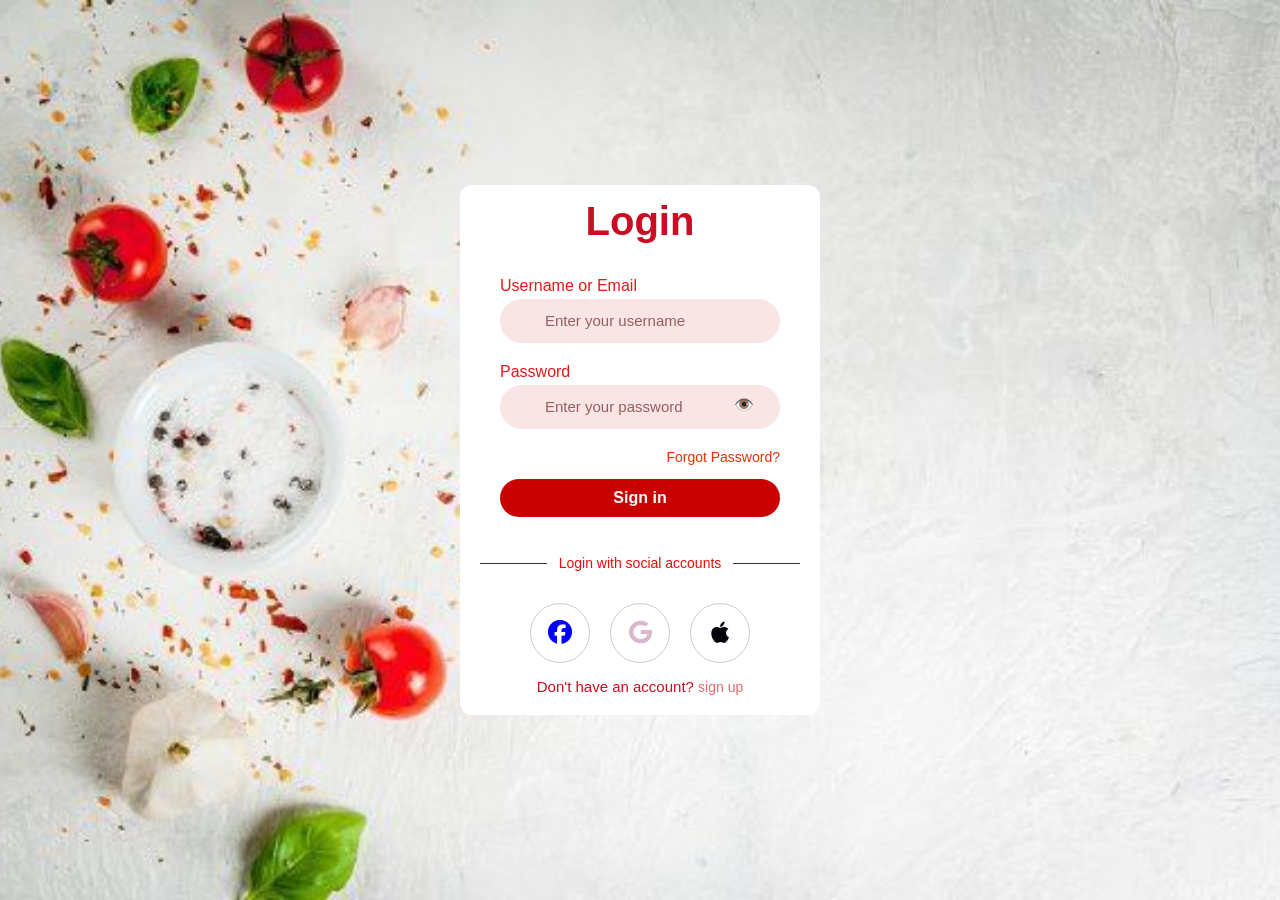
<file: index.html>
<!DOCTYPE html>
<html lang="en">

<head>
  <meta charset="UTF-8" />
  <meta name="viewport" content="width=device-width, initial-scale=1" />
  <title>Login Page</title>
  <link rel="stylesheet" href="user.css" />
  <link
    rel="stylesheet"
    href="https://cdnjs.cloudflare.com/ajax/libs/font-awesome/6.5.0/css/all.min.css"
  />
</head>

<body>
  <div class="form-container">
    <p class="title">Login</p>

    <form class="form" id="myForm">
      <div class="input-group">
        <label for="username">Username or Email</label>
        <input
          type="text"
          name="username"
          id="username"
          placeholder="Enter your username"
        />
      </div>

      <div class="input-group" style="position: relative;">
        <label for="password">Password</label>
        <input
          type="password"
          name="password"
          id="password"
          placeholder="Enter your password"
        />
        <span
          id="togglePassword"
          style="position: absolute; top: 32px; right: 26px; cursor: pointer; color: #ccc;"
          >👁️</span
        >
      </div>

      <div class="forgot">
        <a href="ggg.html">Forgot Password?</a>
      </div>

      <button class="sign" type="submit">Sign in</button>
    </form>

    <div class="social-message">
      <div class="line"></div>
      <p class="message">Login with social accounts</p>
      <div class="line"></div>
    </div>

    <div class="social-icons">
      <button class="icon" aria-label="Facebook login">
        <div class="floating-icon" style="color: blue;">
          <i class="fa-brands fa-facebook"></i>
        </div>
        <svg viewBox="0 0 488 512" xmlns="http://www.w3.org/2000/svg">
          <path d="M488 261.8C488 403.3 391.1 504 249.8 504..." />
        </svg>
      </button>

      <button class="icon" aria-label="Google login">
        <div class="floating-icon" style="color: rgb(216, 185, 204);">
          <i class="fa-brands fa-google"></i>
        </div>
        <svg viewBox="0 0 512 512" xmlns="http://www.w3.org/2000/svg">
          <path d="M459.4 151.7c.3 2.8.3 5.7..." />
        </svg>
      </button>

      <button class="icon" aria-label="Apple login">
        <div class="floating-icon" style="color: rgb(4, 4, 13);">
          <i class="fa-brands fa-apple"></i>
        </div>
        <svg viewBox="0 0 496 512" xmlns="http://www.w3.org/2000/svg">
          <path d="M165.9 397.4c0 2-2.3 3.6-5.2 3.6..." />
        </svg>
      </button>
    </div>

    <p class="signup">
      Don't have an account?
      <a href="sss.html">sign up</a>
    </p>
  </div>

  <script>
    const togglePassword = document.getElementById("togglePassword");
    const passwordInput = document.getElementById("password");

    togglePassword.addEventListener("click", function () {
      const type =
        passwordInput.getAttribute("type") === "password" ? "text" : "password";
      passwordInput.setAttribute("type", type);
      this.textContent = type === "password" ? "👁️" : "👁️‍🗨️";
    });

    function isPasswordStrong(password) {
      const regex = /^(?=.*[a-z])(?=.*[A-Z])(?=.*\d)(?=.*[\W_]).{8,}$/;
      return regex.test(password);
    }

    const form = document.getElementById("myForm");
    form.addEventListener("submit", function (event) {
      event.preventDefault();

      // لا يوجد مدخلات email و confirmPassword في النموذج، عدل أو أزل حسب الحاجة
      const username = document.getElementById("username").value.trim();
      const password = passwordInput.value.trim();

      if (!username || !password) {
        alert("Please fill in all the fields!");
        return;
      }

      if (!isPasswordStrong(password)) {
        alert(
          "Password must be at least 8 characters long and include:\n- Uppercase letter\n- Lowercase letter\n- Number\n- Special character"
        );
        return;
      }

      // إذا كنت تريد تحقق من confirmPassword يجب إضافته في الـ HTML

      // هنا تضع كود إرسال البيانات أو تسجيل الدخول
      alert("Form submitted successfully!");
    });
  </script>
</body>

</html>
</file>
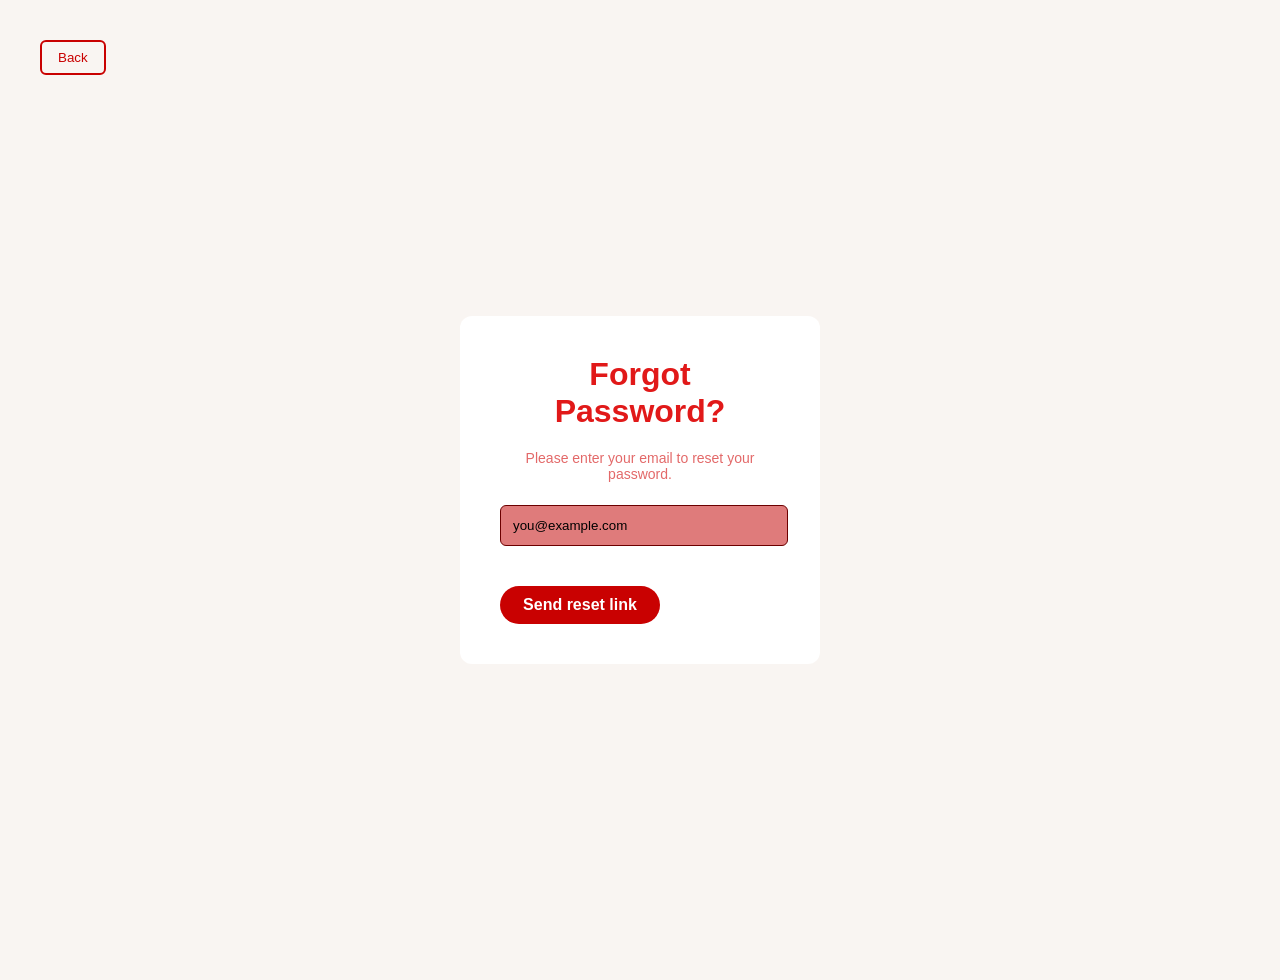
<file: ggg.html>
<!DOCTYPE html>
<html lang="en">

<head>
    <meta charset="UTF-8">
    <meta name="viewport" content="width=device-width, initial-scale=1.0">
    <link rel="stylesheet" href="ggg.css">
    <title>Document</title>
</head>

<body>
     <button id="backButton" class="back-button" onclick="window.location.href='index.html'">Back</button>

  <div class="form-container">
    <h1>Forgot Password?</h1>
    <p>Please enter your email to reset your password.</p>
    <input type="email" id="email" placeholder="you@example.com" required />
    <button class="resetBtn">Send reset link</button>
    <div class="confirmation" id="confirmation">
      ✅ A reset link has been sent to your email!
    </div>
  </div>

  <script>
    const resetBtn = document.getElementById("resetBtn");
    const confirmation = document.getElementById("confirmation");

    resetBtn.addEventListener("click", function (e) {
      e.preventDefault();
      if (document.getElementById("email").value.trim() !== "") {
        confirmation.style.display = "block";
      } else {
        confirmation.style.display = "none";
        alert("Please enter your email address.");
      }
    });

    const backBtn = document.getElementById("backButton");
    window.addEventListener("scroll", function () {
      if (window.scrollY > 50) {
        backBtn.classList.add("hide");
      } else {
        backBtn.classList.remove("hide");
      }
    });
  </script>
</body>

</html>
</file>
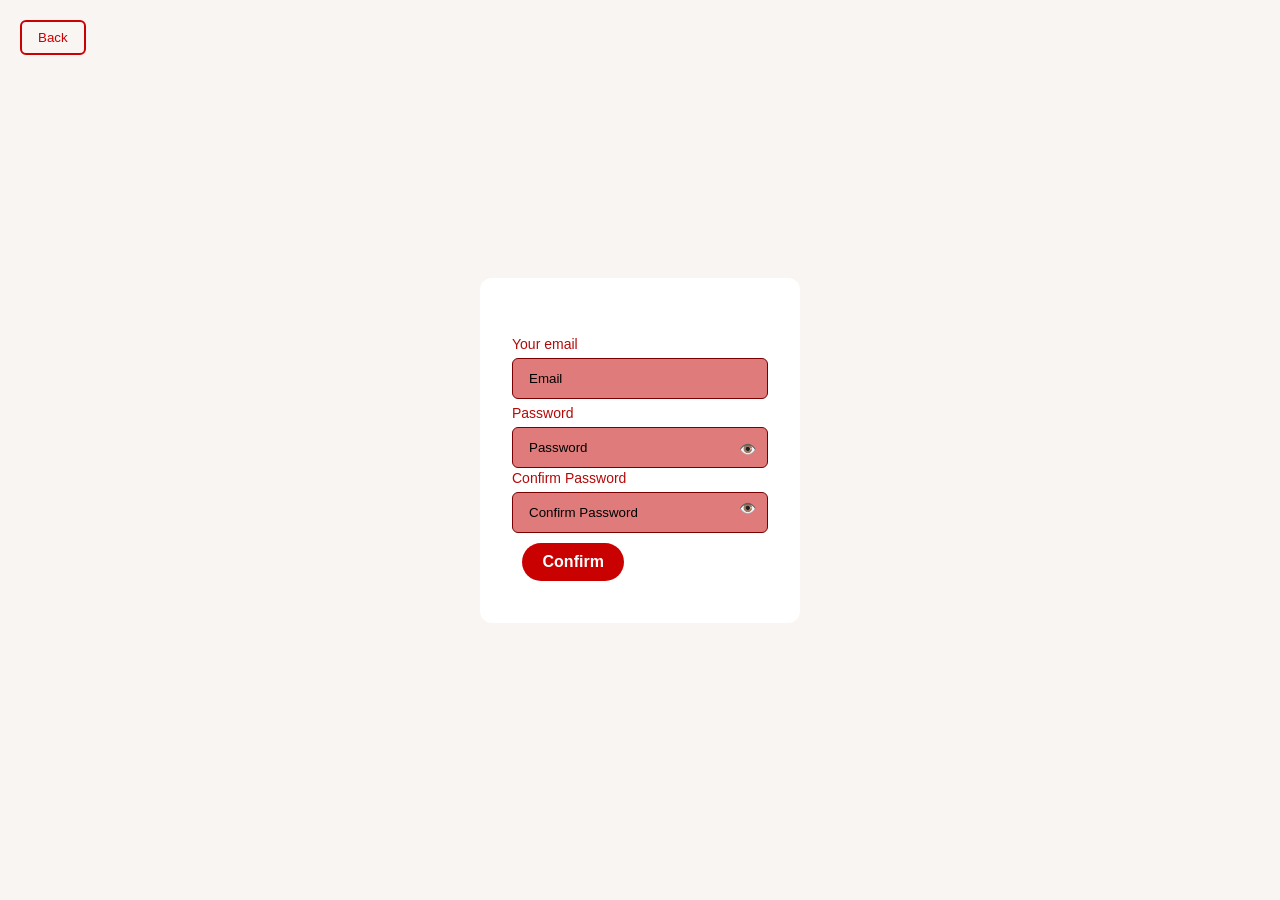
<file: nnn.html>
<!DOCTYPE html>
<html lang="en">

<head>
  <meta charset="UTF-8" />
  <meta name="viewport" content="width=device-width, initial-scale=1.0"/>
  <link rel="stylesheet" href="nnn.css" />
  <title>Document</title>
</head>

<body>
  <button id="backButton" class="back-button" onclick="window.location.href='sss.html'">Back</button>

  <div class="mmm">
    
    <form id="myForm" class="bbb">
    <div class="input-group">
        <label for="email">Your email</label>
        <input type="email" name="email" id="email" placeholder="Email" required>
    </div>

    <div class="input-group" style="position: relative;">
        <label for="Password">Password</label>
        <input type="password" name="Password" id="Password" placeholder="Password" required>
        <span id="togglePassword" style="position: absolute; top: 36px; right: 12px; cursor: pointer; color: #ccc;">👁️</span>

        <label for="ConfirmPassword">Confirm Password</label>
        <input type="password" name="ConfirmPassword" id="ConfirmPassword" placeholder="Confirm Password" required>
        <span id="toggleePassword" style="position: absolute; top: 95px; right: 12px; cursor: pointer; color: #ccc;">👁️</span>

      <button id="linkbutton" class="link-button" type="button">Confirm</button>
    </div>
</form>



  </div>

  <script>
  
  const togglePassword = document.getElementById('togglePassword');
  const passwordInput = document.getElementById('Password');
  togglePassword.addEventListener('click', function () {
    const type = passwordInput.getAttribute('type') === 'password' ? 'text' : 'password';
    passwordInput.setAttribute('type', type);
    this.textContent = type === 'password' ? '👁️' : '👁️‍🗨️';
  });

  const toggleePassword = document.getElementById('toggleePassword');
  const confirmPasswordInput = document.getElementById('ConfirmPassword');
  toggleePassword.addEventListener('click', function () {
    const type = confirmPasswordInput.getAttribute('type') === 'password' ? 'text' : 'password';
    confirmPasswordInput.setAttribute('type', type);
    this.textContent = type === 'password' ? '👁️' : '👁️‍🗨️';
  });

  
  
  function isPasswordStrong(password) {
    const regex = /^(?=.*[a-z])(?=.*[A-Z])(?=.*\d)(?=.*[\W_]).{8,}$/;
    return regex.test(password);
  }

  
  const form = document.getElementById('myForm');
  form.addEventListener('submit', function (event) {
    event.preventDefault();

    const email = document.getElementById('email').value.trim();
    const password = passwordInput.value.trim();
    const confirmPassword = confirmPasswordInput.value.trim();

    if (!email || !password || !confirmPassword) {
      alert("Please fill in all the fields!");
      return;
    }

    if (!isPasswordStrong(password)) {
      alert("Password must be at least 8 characters long and include:\n- Uppercase letter\n- Lowercase letter\n- Number\n- Special character");
      return;
    }

    if (password !== confirmPassword) {
      alert("Passwords do not match!");
      return;
    }

    
    window.location.href = "ttt.html"; 
  });
</script>

  

</body>

</html>
</file>
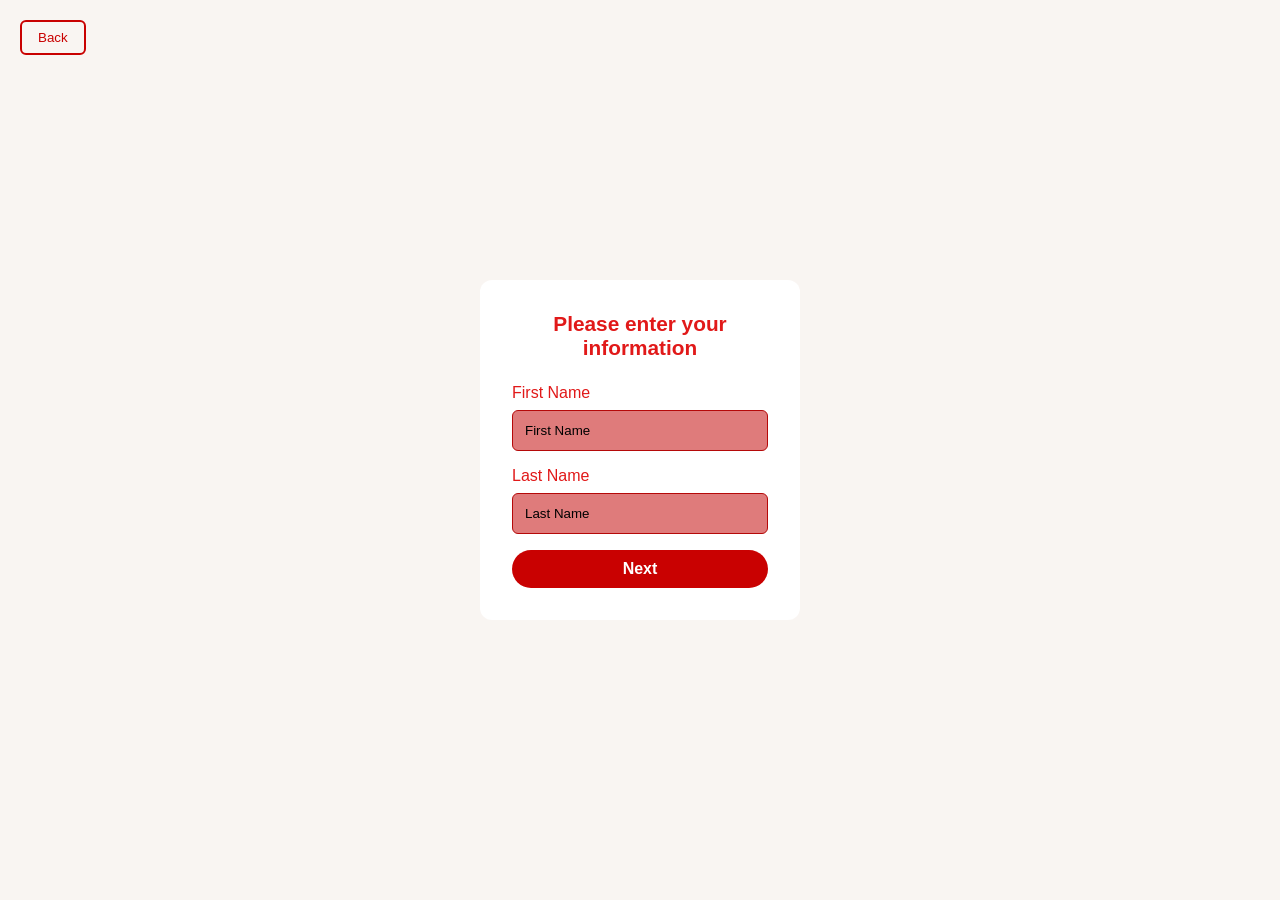
<file: sss.html>
<!DOCTYPE html>
<html lang="en">
<head>
  <meta charset="UTF-8" />
  <meta name="viewport" content="width=device-width, initial-scale=1.0"/>
  <link rel="stylesheet" href="sss.css" />
  <title>Enter Info</title>
</head>

<body>
  <button id="backButton" class="back-button" onclick="window.location.href='index.html'">Back</button>

  <div class="ccc">
    <form class="sss">
      <h2>Please enter your information</h2>

      <div class="input-group">
        <label for="first-name">First Name</label>
        <input type="text" name="first-name" id="first-name" placeholder="First Name">
      </div>

      <div class="input-group">
        <label for="last-name">Last Name</label>
        <input type="text" name="last-name" id="last-name" placeholder="Last Name">
      </div>

      <button id="linkbutton" class="link-button" type="button" onclick="window.location.href='nnn.html'">Next</button>
    </form>
  </div>

  <script>
    const backBtn = document.getElementById("backButton");
    window.addEventListener("scroll", function () {
      if (window.scrollY > 50) {
        backBtn.classList.add("hide");
      } else {
        backBtn.classList.remove("hide");
      }
    });
  </script>
</body>
</html>
</file>
<file: user.css>
* {
    padding: 0;
    margin: 0;
    box-sizing: border-box;
    font-family: sans-serif;
}

body {
    padding: 10px 20px;
    
    background-image: url(u.jpg);
    background-position: center;
    background-size: cover;
    display: flex;
    justify-content: center;
    align-items: center;
    min-height: 100vh;
}

.form-container {
    width: 360px;
    border-radius: 0.75rem;
    background-color: #fff;
    color: #cb0d23;
    margin: 20px;
    padding: 20px;
}

.title {
    color: #cb0d23;
    text-align: center;
    font-size: 40px;

    line-height: 2rem;
    font-weight: 700;
}

.form {
   width: 320px;
    padding: 20px;
}

.input-group {
    margin: 20px 0;
    position: relative;
}

.input-group label {

    display: block;
    color: #e11919;
    margin-bottom: 4px;
}

.input-group input {
    width: 100%;
    border-radius: 99px;
    border: none;
    outline: 3px solid transparent;
    transition: 0.3s;
    background: rgba(203, 8, 8, 0.1);
    padding: 12px 12px 12px 45px;
    font-size: 17px;
    font-weight: 100;
    color: rgb(19, 8, 8);
}

.input-group input::placeholder {
    color: rgba(125, 61, 61, 0.8);
    font-size: 15px;
    line-height: 20px;
    font-weight: 500;
}

.input-group input:focus {
    outline: 3px solid rgba(186, 119, 119, 0.3);
}

.forgot {
    display: flex;
    justify-content: flex-end;
    font-size: 16px;
    line-height: 1rem;
    color: rgb(104, 16, 16);
    margin: 8px 0 14px 0;
}

.forgot a,
.signup a {
    color: #ea2e08;
    text-decoration: none;
    font-size: 14px;
}

.forgot a:hover,
.signup a:hover {
    text-decoration: underline rgb(243, 3, 3);
}

.sign {
    cursor: pointer;
    transition: 0.3s;
    font-size: 16px;
    width: 100%;
    background-color: #c90101;
    padding: 10px 0;
    text-align: center;
    color: #fff;
    border: none;
    border-radius: 99px;
    font-weight: 600;
}

.sign:hover {
    background-color: #df7b7b;
}

.social-message {
    display: flex;
    align-items: center;
    padding-top: 1rem;
}

.line {
    height: 1px;
    flex: 1 1 0%;
    background-color: #333;
}

.social-message .message {
    padding: 0 0.75rem;
    font-size: 0.875rem;
    line-height: 1.25rem;
    color: rgb(247, 8, 8);
}

.social-icons {
    margin-top: 30px;
    display: flex;
    gap: 20px;
    justify-content: center;
    font-size: 15px;
}

.social-icons a {
    color: rgb(150, 53, 53);
    text-decoration: none;
    font-weight: 500;
}

.signup {
    margin-top: 15px;
    font-size: 15px;
    text-align: center;
}

.signup a {
    color: rgba(205, 28, 28, 0.648);
    text-decoration: none;
    font-weight: 500;
}

.signup a:hover {
    text-decoration: underline;
}

.social-icons .icon {
    position: relative;
    width: 60px;
    height: 60px;
    background-color: white;
    border: 1px solid #ccc;
    border-radius: 50%;
    display: flex;
    align-items: center;
    justify-content: center;
    cursor: pointer;
    transition: transform 0.2s;
    overflow: hidden;
}

.social-icons .icon:hover {
    transform: scale(1.1);
}

.social-icons .icon svg {
    position: absolute;
    width: 100%;
    height: 100%;
    z-index: 1;
    opacity: 0.1;
    fill: #fff;
}

.floating-icon {
    font-size: 24px;
    position: absolute;
    z-index: 2;
    animation: float 6s ease-in-out infinite;
    transform-style: preserve-3d;
}
@media (max-width: 600px) {
    body {
        padding: 5px;
    }

    .form-container {
        padding: 15px 20px;
        border-radius: 10px;
        max-width: 90%;
    }

    .form-container h1 {
        font-size: 30px;
    }

    .form-container p {
        font-size: 17px;
    }

    .form-container input, .form-container button {
        font-size: 0.9rem;
        padding: 0.6rem;
        width: 90%;
    }

    .back-button {
        padding: 0.4rem 0.8rem;
        font-size: 0.8rem;
        margin: 0;
    }
}
</file>
<file: ggg.css>
* {
    padding: 0px;
    margin: 20px;
    box-sizing: border-box;
    font-family: sans-serif;
}

body {
    font-family: 'Arial', sans-serif;
    background-color: #f9f5f2;
    color: #333;
    display: flex;
    justify-content: center;
    align-items: center;
    height: 100vh;

}

.form-container {
    width: 360px;
    border-radius: 0.75rem;
    background-color: #fff;
    color: #cb0d23;
    margin: 20px;
    padding: 20px;
}

.form-container h1 {
   margin-bottom: 15px;
    color: #e11919;
    text-align: center;
}

.form-container p {
    font-size: 0.875rem;
    margin-bottom: 15px;
    color: #e36969;
    text-align: center;
}

.form-container input {
    width: 90%;
    padding: 0.75rem;
    margin-top: 0.5rem;
    border-radius: 0.375rem;
    border: 1px solid rgb(108, 0, 0);
    background-color: #df7b7b;
    color: black;
    outline: none;
}
.form-container input::placeholder{
    color: black;
}
.form-container button {
       cursor: pointer;
    transition: 0.3s;
    font-size: 16px;
    width: 50%;
    background-color: #c90101;
    
    padding: 10px 0;
    text-align: center;
    color: #fff;
    border: none;
    border-radius: 99px;
    font-weight: 600;
}

.form-container button:hover {
    background-color: #df7b7b;
}


.confirmation {
    margin-top: 1rem;
    color: lightgreen;
    display: none;
    font-size: 0.9rem;
}

.back-button {
    position: absolute;
    top: 20px;
    left: 20px;
    background-color: transparent;
    color: #c90101;
    border: 2px solid #c90101;
    padding: 0.5rem 1rem;
    border-radius: 0.375rem;
    cursor: pointer;
    transition: 0.3s;
    z-index: 10;
}

.back-button:hover {
    background-color: #df7b7b;
    color: #fff;
}

.hide {
    opacity: 0;
    pointer-events: none;
    transition: opacity 0.3s;
}
@media (max-width: 600px) {
    body {
        padding: 5px;
    }

    .form-container {
        padding: 15px 20px;
        border-radius: 10px;
        max-width: 90%;
    }

    .form-container h1 {
        font-size: 30px;
    }

    .form-container p {
        font-size: 17px;
    }

    .form-container input, .form-container button {
        font-size: 0.9rem;
        padding: 0.6rem;
    }

    .back-button {
        padding: 0.4rem 0.8rem;
        font-size: 0.8rem;
        margin: 0;
    }
}
</file>
<file: nnn.css>
* {
    padding: 0;
    margin: 0;
    box-sizing: border-box;
    font-family: sans-serif;
}

body {
    height: 100vh;
    display: flex;
    justify-content: center;
    align-items: center;
    min-height: 100vh;
    background-color: #f9f5f2;
}
.back-button {
  position: absolute;
  top: 20px;
  left: 20px;
  background-color: transparent;
  color: #c90101;
  border: 2px solid #c90101;
  padding: 0.5rem 1rem;
  border-radius: 0.375rem;
  cursor: pointer;
  transition: 0.3s;
  z-index: 10;
}

.back-button:hover {
  background-color: #df7b7b;
  color: #fff;
}

.hide {
  opacity: 0;
  pointer-events: none;
  transition: opacity 0.3s;
}
.mmm {
    width: 320px;
    border-radius: 0.75rem;
   background-color: #fff; 
    color: rgb(181, 9, 9);
    padding: 2rem;
}

.bbb {
    margin-top: 1.5rem;

}

.input-group {
    margin-top: 0.25rem;
    font-size: 0.875rem;
    line-height: 1.25rem;
}

.input-group label {
    display: block;
    color: rgb(181, 9, 9);
    margin-bottom: 4px;
}

.input-group input {
    width: 100%;
    border-radius: 0.375rem;
    border: 1px solid rgb(121, 0, 0);
    outline: 0;
    background-color: #df7b7b;
    padding: 0.75rem 1rem;
    color: #121213;
}

.input-group input::placeholder{
    color: black;
}
.input-group input:focus {
    border-color: rgb(100, 68, 118);
}
.link-button {
    cursor: pointer;
    transition: 0.3s;
    font-size: 16px;
    margin: 10px;
    width: 40%;
    background-color: #c90101;
    padding: 10px 0;
    text-align: center;
    color: #fff;
    border: none;
    border-radius: 99px;
    font-weight: 600;
}

.link-button:hover {
    background-color: #df7b7b;
}
@media (max-width: 600px) {
    body {
        padding: 5px;
    }

    .mmm {
        padding: 15px 20px;
        border-radius: 10px;
        max-width: 90%;
    }

    .mmm h1 {
        font-size: 30px;
    }

    .mmm p {
        font-size: 12px;
    }

    .mmm input, .mmm button {
        font-size: 0.9rem;
        padding: 0.6rem;
    }

    .back-button {
        padding: 0.4rem 0.8rem;
        font-size: 0.8rem;
        margin: 0;
    }
}
</file>
<file: sss.css>
* {
  box-sizing: border-box;
  margin: 0;
  padding: 0;
  font-family: sans-serif;
}

body {
  background-color: #f9f5f2;
  height: 100vh;
  display: flex;
  justify-content: center;
  align-items: center;
  position: relative;
}

.ccc {
  background-color: white;
  color: rgba(243, 244, 246, 1);
  padding: 2rem;
  border-radius: 0.75rem;
  width: 320px;
  text-align: center;
}

.sss h2 {
    font-size: 0.875rem;

    color: #e11919;
    text-align: center;
  margin-bottom: 1.5rem;
  font-size: 1.3rem;
}

.input-group {
  margin-bottom: 1rem;
  text-align: left;
}

.input-group label {
    color: #e11919;
  display: block;
  margin-bottom: 0.5rem;
}

.input-group input {
  width: 100%;
  padding: 0.75rem;
  border-radius: 0.375rem;
  border: 1px solid rgb(181, 9, 9);
  background-color: #df7b7b;
  color: #0e0e17;
  outline: none;
}

.input-group input::placeholder{
  color: black;
}
.link-button {
    cursor: pointer;
    transition: 0.3s;
    font-size: 16px;
    width: 100%;
    background-color: #c90101;
    padding: 10px 0;
    text-align: center;
    color: #fff;
    border: none;
    border-radius: 99px;
    font-weight: 600;
}

.link-button:hover {
    background-color: #df7b7b;
}


.back-button {
  position: absolute;
  top: 20px;
  left: 20px;
  background-color: transparent;
  color: #c90101;
  border: 2px solid #c90101;
  padding: 0.5rem 1rem;
  border-radius: 0.375rem;
  cursor: pointer;
  transition: 0.3s;
  z-index: 10;
}

.back-button:hover {
  background-color: #df7b7b;
  color: #fff;
}

.hide {
  opacity: 0;
  pointer-events: none;
  transition: opacity 0.3s;
}

@media (max-width: 600px) {
    body {
        padding: 5px;
    }

    .form-container {
        padding: 15px 20px;
        border-radius: 10px;
        max-width: 90%;
    }

    .form-container h1 {
        font-size: 30px;
    }

    .form-container p {
        font-size: 12px;
    }

    .form-container input, .form-container button {
        font-size: 0.9rem;
        padding: 0.6rem;
    }

    .back-button {
        padding: 0.4rem 0.8rem;
        font-size: 0.8rem;
        margin: 0;
    }
}
</file>
